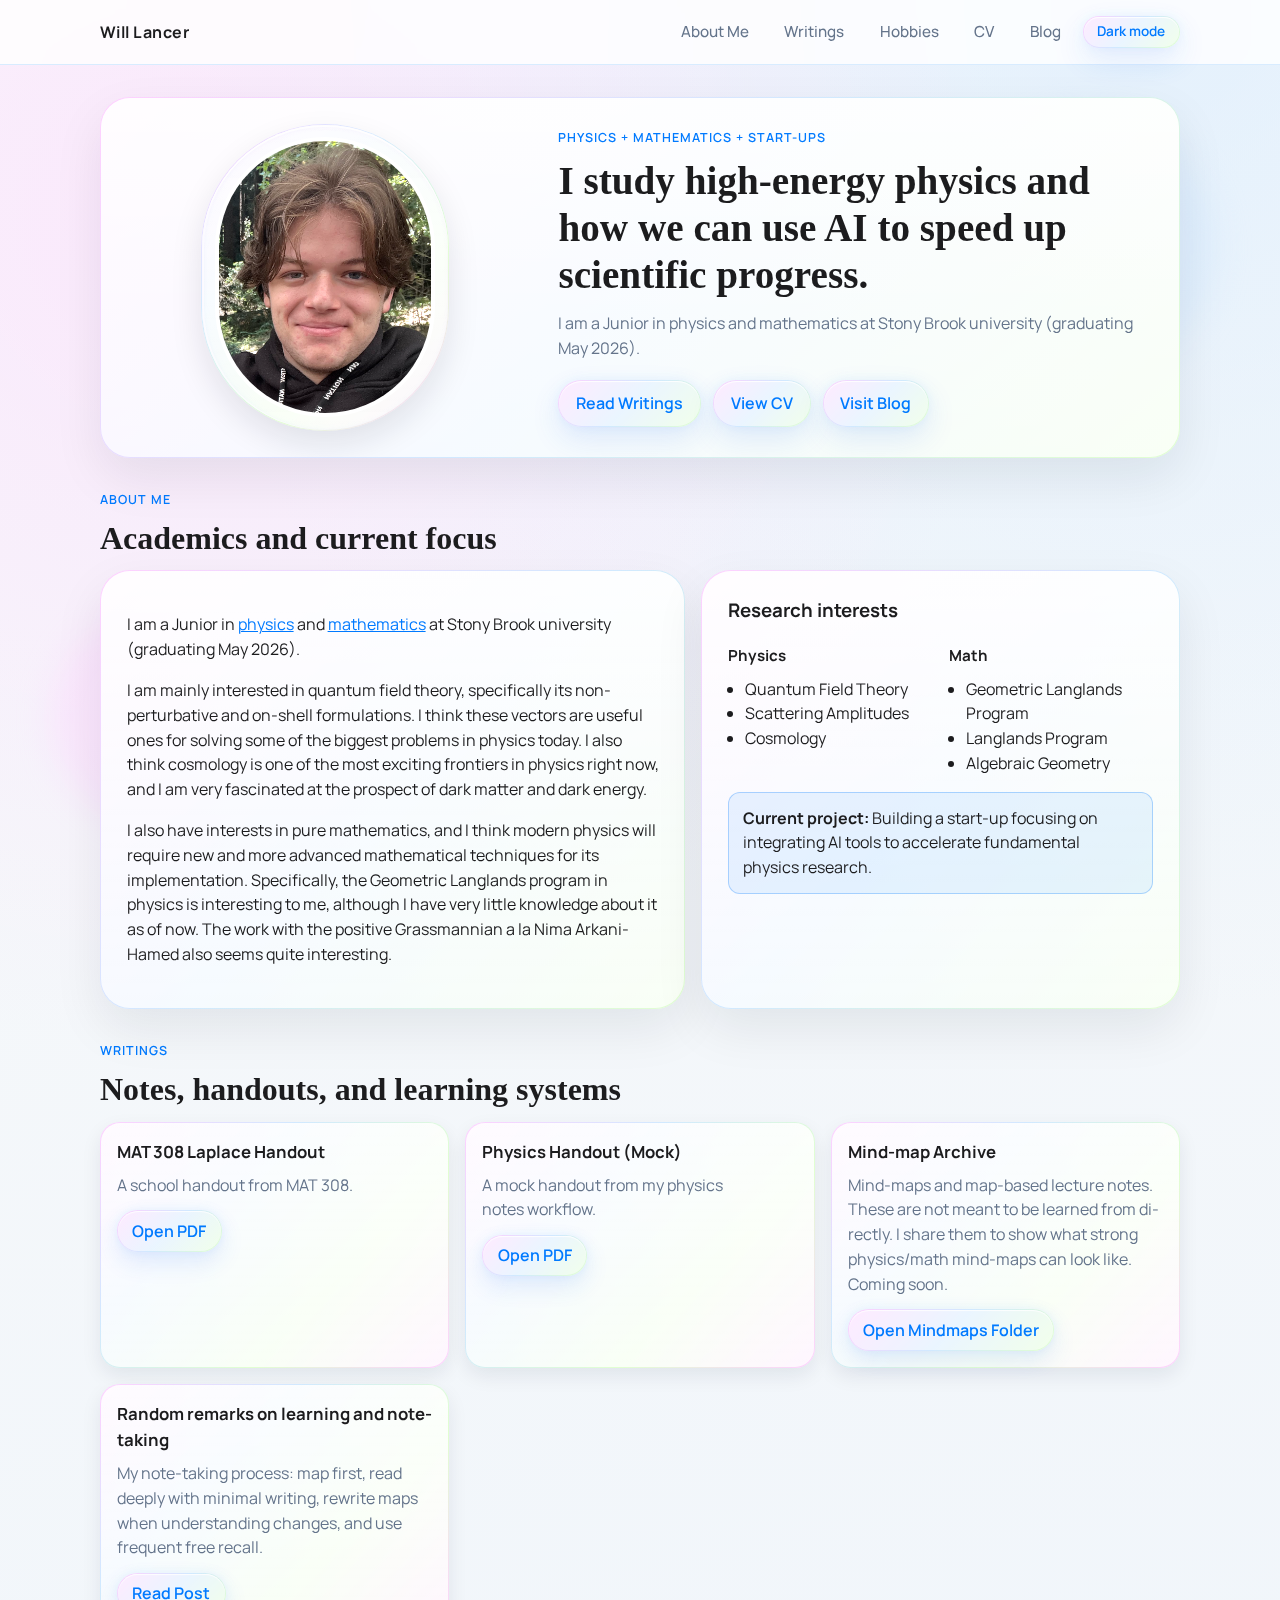
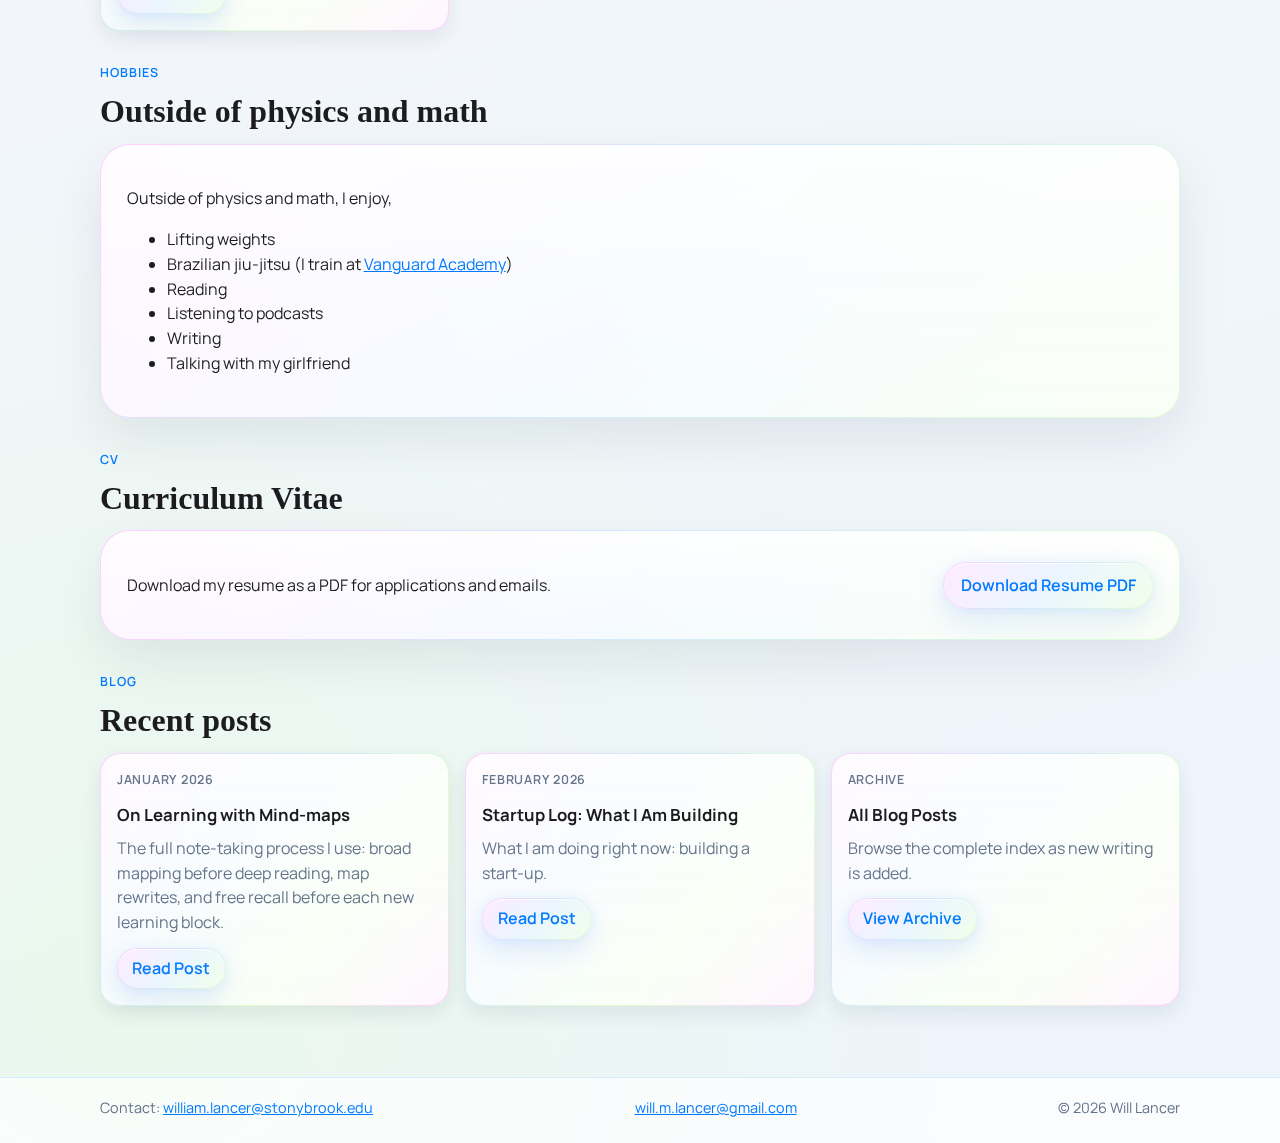
<file: index.html>
<!doctype html>
<html lang="en">
  <head>
    <meta charset="utf-8">
    <meta name="viewport" content="width=device-width, initial-scale=1">
    <title>Will Lancer | Physics, Math, and Writing</title>
    <meta
      name="description"
      content="Will Lancer: physics and mathematics student, writer, and builder."
    >
    <script>
      (() => {
        try {
          const savedTheme = localStorage.getItem("theme");
          const prefersDark = window.matchMedia("(prefers-color-scheme: dark)").matches;
          const theme =
            savedTheme === "light" || savedTheme === "dark"
              ? savedTheme
              : (prefersDark ? "dark" : "light");
          document.documentElement.setAttribute("data-theme", theme);
        } catch {
          document.documentElement.setAttribute("data-theme", "light");
        }
      })();
    </script>
    <link rel="preconnect" href="https://fonts.googleapis.com">
    <link rel="preconnect" href="https://fonts.gstatic.com" crossorigin>
    <link
      href="https://fonts.googleapis.com/css2?family=JetBrains+Mono:wght@300;400;500;600;700&family=Manrope:wght@300;400;500;600;700&display=swap"
      rel="stylesheet"
    >
    <link href="https://fonts.cdnfonts.com/css/latin-modern-roman" rel="stylesheet">
    <link rel="stylesheet" href="styles.css">
  </head>
  <body>
    <div class="bg-orb orb-a" aria-hidden="true"></div>
    <div class="bg-orb orb-b" aria-hidden="true"></div>
    <header class="site-header">
      <div class="container header-row">
        <a class="brand" href="index.html">Will Lancer</a>
        <div class="header-actions">
          <nav class="site-nav" aria-label="Primary">
            <a href="#about">About Me</a>
            <a href="#writings">Writings</a>
            <a href="#hobbies">Hobbies</a>
            <a href="#cv">CV</a>
            <a href="#blog">Blog</a>
          </nav>
          <button class="button theme-toggle" type="button" data-theme-toggle aria-pressed="false">
            Dark mode
          </button>
        </div>
      </div>
    </header>

    <main class="container">
      <section class="hero panel">
        <div class="hero-content">
          <div class="hero-image">
            <div class="hero-photo-pill">
              <img src="will-lancer-photo.png" alt="Will Lancer" class="profile-photo">
            </div>
          </div>
          <div class="hero-text">
            <p class="eyebrow">Physics + Mathematics + Start-Ups</p>
            <h1 class="title-serif">
              I study high-energy physics and how we can use
              AI to speed up scientific progress.
            </h1>
            <p class="lead">
              I am a Junior in physics and mathematics at Stony Brook university (graduating May 2026).
            </p>
            <div class="button-row">
              <a class="button" href="#writings">Read Writings</a>
              <a class="button button-secondary" href="Will_Lancer_Resume.pdf">View CV</a>
              <a class="button button-secondary" href="blog/">Visit Blog</a>
            </div>
          </div>
        </div>
      </section>

      <section id="about" class="section">
        <div class="section-head">
          <p class="eyebrow">About Me</p>
          <h2 class="title-serif">Academics and current focus</h2>
        </div>
        <div class="about-layout">
          <article class="panel">
            <p>
              I am a Junior in
              <a href="https://www.stonybrook.edu/commcms/physics/index.php">physics</a>
              and
              <a href="https://www.math.stonybrook.edu">mathematics</a>
              at Stony Brook university (graduating May 2026).
            </p>
            <p>
              I am mainly interested in quantum field theory, specifically its non-perturbative
              and on-shell formulations. I think these vectors are useful ones for solving
              some of the biggest problems in physics today. I also think cosmology is one
              of the most exciting frontiers in physics right now, and I am very fascinated at the prospect
              of dark matter and dark energy.
            </p>
            <p>
              I also have interests in pure mathematics,
              and I think modern physics will require new and more advanced mathematical
              techniques for its implementation. Specifically, the Geometric Langlands program
              in physics is interesting to me, although I have very little knowledge about it as of now.
              The work with the positive Grassmannian a la Nima Arkani-Hamed also seems quite
              interesting.
            </p>
          </article>

          <aside class="panel">
            <h3>Research interests</h3>
            <div class="interest-grid">
              <section>
                <h4>Physics</h4>
                <ul>
                  <li>Quantum Field Theory</li>
                  <li>Scattering Amplitudes</li>
                  <li>Cosmology</li>
                </ul>
              </section>
              <section>
                <h4>Math</h4>
                <ul>
                  <li>Geometric Langlands Program</li>
                  <li>Langlands Program</li>
                  <li>Algebraic Geometry</li>
                </ul>
              </section>
            </div>
            <p class="status"><strong>Current project:</strong> Building a start-up focusing on
              integrating AI tools to accelerate fundamental physics research.</p>
          </aside>
        </div>
      </section>

      <section id="writings" class="section">
        <div class="section-head">
          <p class="eyebrow">Writings</p>
          <h2 class="title-serif">Notes, handouts, and learning systems</h2>
        </div>
        <div class="card-grid">
          <article class="card">
            <h3>MAT 308 Laplace Handout</h3>
            <p>A school handout from MAT 308.</p>
            <a class="text-link" href="Handouts/School/MAT308_Laplace.pdf">Open PDF</a>
          </article>
          <article class="card">
            <h3>Physics Handout (Mock)</h3>
            <p>A mock handout from my physics notes workflow.</p>
            <a class="text-link" href="Handouts/Physics/Mock.pdf">Open PDF</a>
          </article>
          <article class="card">
            <h3>Mind-map Archive</h3>
            <p>
              Mind-maps and map-based lecture notes. These are not meant to be learned from directly.
              I share them to show what strong physics/math mind-maps can look like. Coming soon.
            </p>
            <a class="text-link" href="Mindmaps/">Open Mindmaps Folder</a>
          </article>
          <article class="card">
            <h3>Random remarks on learning and note-taking</h3>
            <p>
              My note-taking process: map first, read deeply with minimal writing,
              rewrite maps when understanding changes, and use frequent free recall.
            </p>
            <a class="text-link" href="blog/on-learning-with-mindmaps.html">Read Post</a>
          </article>
        </div>
      </section>

      <section id="hobbies" class="section">
        <div class="section-head">
          <p class="eyebrow">Hobbies</p>
          <h2 class="title-serif">Outside of physics and math</h2>
        </div>
        <article class="panel">
          <p>Outside of physics and math, I enjoy,</p>
          <ul>
            <li>Lifting weights</li>
            <li>Brazilian jiu-jitsu (I train at <a href="https://www.vanguardjj.com">Vanguard Academy</a>)</li>
            <li>Reading</li>
            <li>Listening to podcasts</li>
            <li>Writing</li>
            <li>Talking with my girlfriend</li>
          </ul>
        </article>
      </section>

      <section id="cv" class="section">
        <div class="section-head">
          <p class="eyebrow">CV</p>
          <h2 class="title-serif">Curriculum Vitae</h2>
        </div>
        <article class="panel cv-panel">
          <p>
            Download my resume as a PDF for applications and emails.
          </p>
          <a class="button" href="Will_Lancer_Resume.pdf">Download Resume PDF</a>
        </article>
      </section>

      <section id="blog" class="section">
        <div class="section-head">
          <p class="eyebrow">Blog</p>
          <h2 class="title-serif">Recent posts</h2>
        </div>
        <div class="card-grid">
          <article class="card">
            <p class="post-date">January 2026</p>
            <h3>On Learning with Mind-maps</h3>
            <p>
              The full note-taking process I use: broad mapping before deep reading,
              map rewrites, and free recall before each new learning block.
            </p>
            <a class="text-link" href="blog/on-learning-with-mindmaps.html">Read Post</a>
          </article>
          <article class="card">
            <p class="post-date">February 2026</p>
            <h3>Startup Log: What I Am Building</h3>
            <p>What I am doing right now: building a start-up.</p>
            <a class="text-link" href="blog/startup-log-feb-2026.html">Read Post</a>
          </article>
          <article class="card">
            <p class="post-date">Archive</p>
            <h3>All Blog Posts</h3>
            <p>Browse the complete index as new writing is added.</p>
            <a class="text-link" href="blog/">View Archive</a>
          </article>
        </div>
      </section>
    </main>

    <footer class="site-footer">
      <div class="container footer-row">
        <p>Contact: <a href="mailto:william.lancer@stonybrook.edu">william.lancer@stonybrook.edu</a></p>
        <p><a href="mailto:will.m.lancer@gmail.com">will.m.lancer@gmail.com</a></p>
        <p>&copy; <span id="year">2026</span> Will Lancer</p>
      </div>
    </footer>

    <script src="theme.js"></script>
    <script>
      const yearNode = document.getElementById("year");
      if (yearNode) yearNode.textContent = new Date().getFullYear();
    </script>
  </body>
</html>
</file>
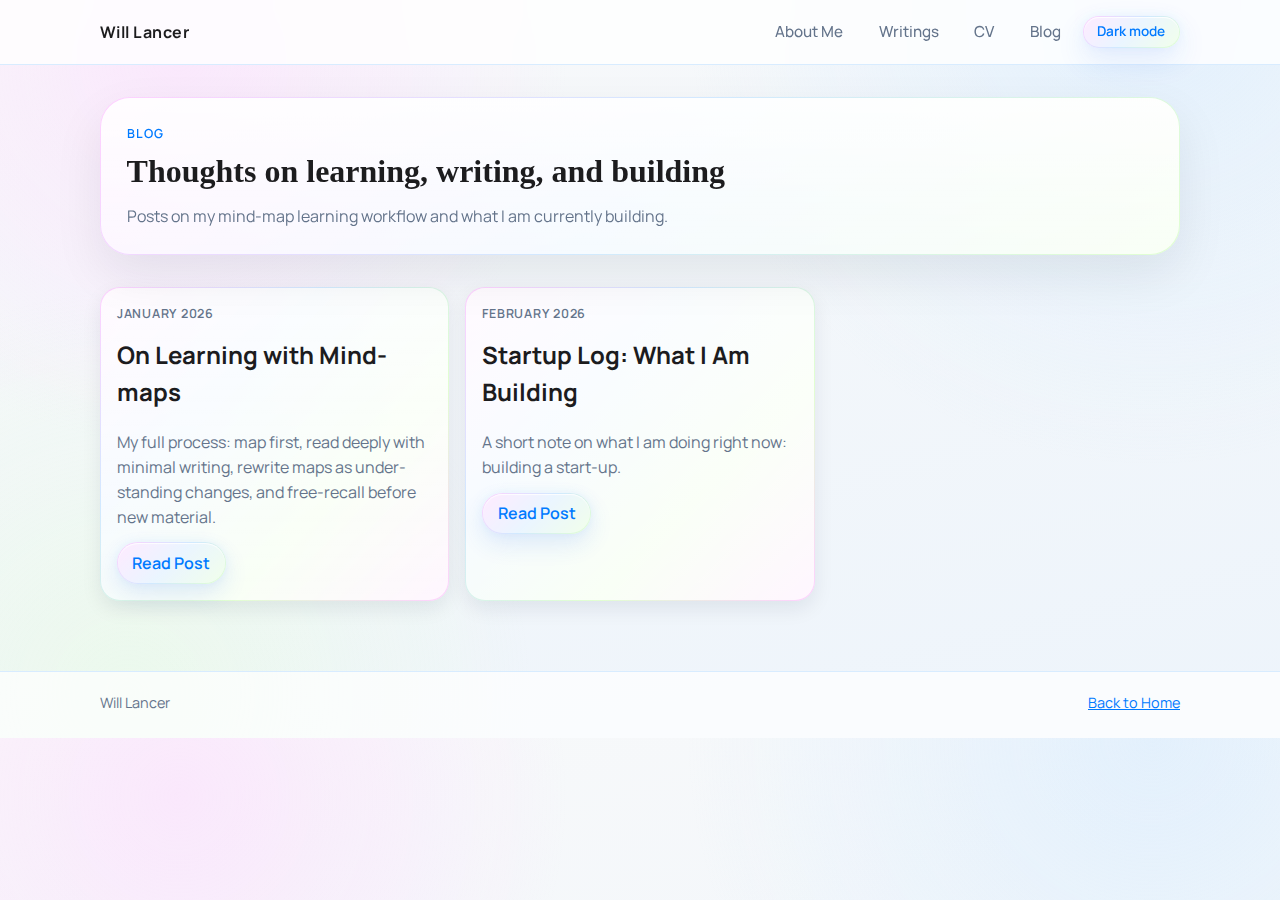
<file: blog/index.html>
<!doctype html>
<html lang="en">
  <head>
    <meta charset="utf-8">
    <meta name="viewport" content="width=device-width, initial-scale=1">
    <title>Blog | Will Lancer</title>
    <meta name="description" content="Blog posts by Will Lancer">
    <script>
      (() => {
        try {
          const savedTheme = localStorage.getItem("theme");
          const prefersDark = window.matchMedia("(prefers-color-scheme: dark)").matches;
          const theme =
            savedTheme === "light" || savedTheme === "dark"
              ? savedTheme
              : (prefersDark ? "dark" : "light");
          document.documentElement.setAttribute("data-theme", theme);
        } catch {
          document.documentElement.setAttribute("data-theme", "light");
        }
      })();
    </script>
    <link rel="preconnect" href="https://fonts.googleapis.com">
    <link rel="preconnect" href="https://fonts.gstatic.com" crossorigin>
    <link
      href="https://fonts.googleapis.com/css2?family=JetBrains+Mono:wght@300;400;500;600;700&family=Manrope:wght@300;400;500;600;700&display=swap"
      rel="stylesheet"
    >
    <link href="https://fonts.cdnfonts.com/css/latin-modern-roman" rel="stylesheet">
    <link rel="stylesheet" href="../styles.css">
  </head>
  <body>
    <header class="site-header">
      <div class="container header-row">
        <a class="brand" href="../index.html">Will Lancer</a>
        <div class="header-actions">
          <nav class="site-nav" aria-label="Primary">
            <a href="../index.html#about">About Me</a>
            <a href="../index.html#writings">Writings</a>
            <a href="../cv.html">CV</a>
            <a href="index.html">Blog</a>
          </nav>
          <button class="button theme-toggle" type="button" data-theme-toggle aria-pressed="false">
            Dark mode
          </button>
        </div>
      </div>
    </header>

    <main class="container page-top">
      <section class="panel">
        <p class="eyebrow">Blog</p>
        <h1 class="title-serif">Thoughts on learning, writing, and building</h1>
        <p class="lead">
          Posts on my mind-map learning workflow and what I am currently building.
        </p>
      </section>

      <section class="section">
        <div class="card-grid">
          <article class="card">
            <p class="post-date">January 2026</p>
            <h2>On Learning with Mind-maps</h2>
            <p>
              My full process: map first, read deeply with minimal writing,
              rewrite maps as understanding changes, and free-recall before new material.
            </p>
            <a class="text-link" href="on-learning-with-mindmaps.html">Read Post</a>
          </article>

          <article class="card">
            <p class="post-date">February 2026</p>
            <h2>Startup Log: What I Am Building</h2>
            <p>A short note on what I am doing right now: building a start-up.</p>
            <a class="text-link" href="startup-log-feb-2026.html">Read Post</a>
          </article>
        </div>
      </section>
    </main>

    <footer class="site-footer">
      <div class="container footer-row">
        <p>Will Lancer</p>
        <p><a href="../index.html">Back to Home</a></p>
      </div>
    </footer>
    <script src="../theme.js"></script>
  </body>
</html>
</file>
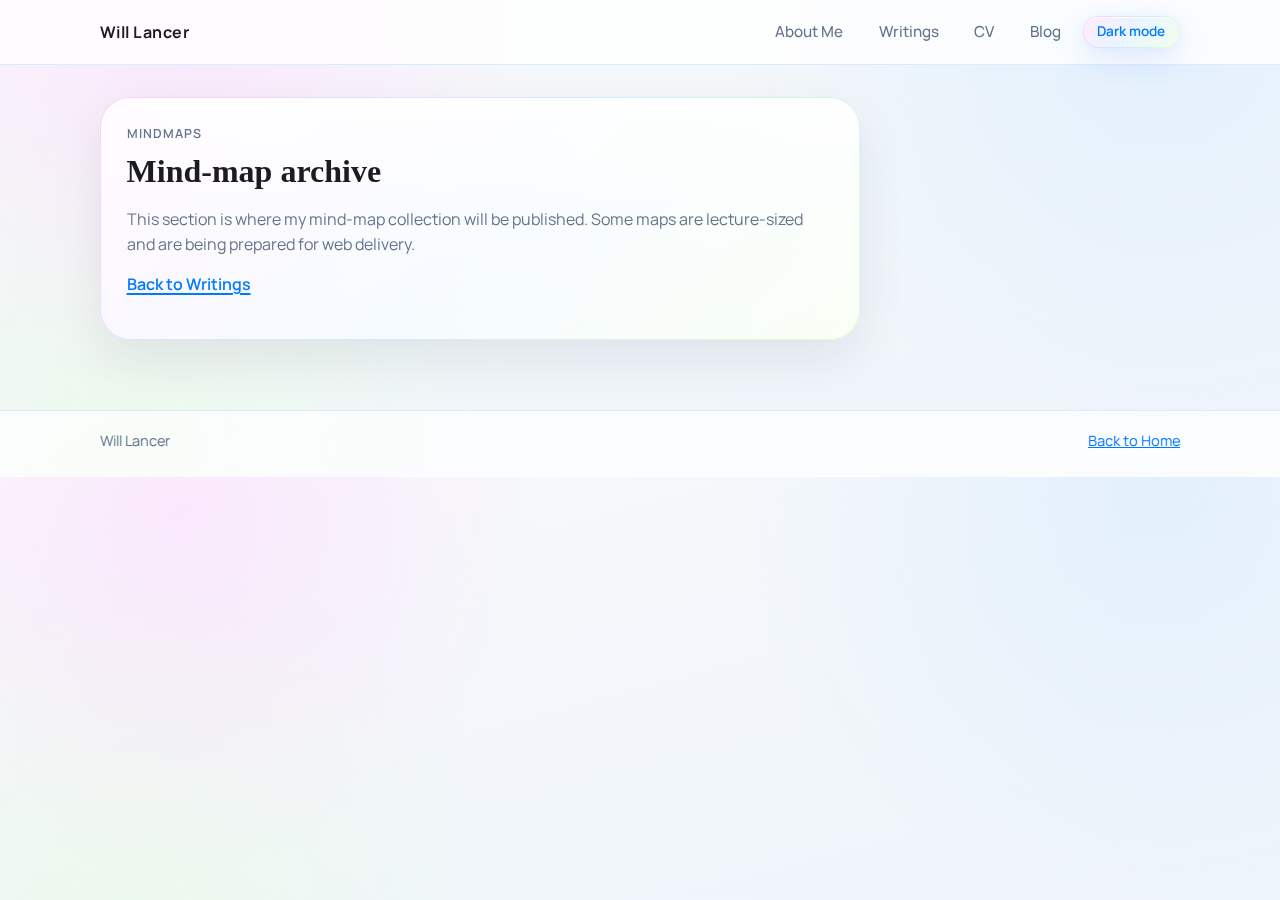
<file: Mindmaps/index.html>
<!doctype html>
<html lang="en">
  <head>
    <meta charset="utf-8">
    <meta name="viewport" content="width=device-width, initial-scale=1">
    <title>Mindmaps | Will Lancer</title>
    <meta name="description" content="Mind-map collection and notes by Will Lancer.">
    <script>
      (() => {
        try {
          const savedTheme = localStorage.getItem("theme");
          const prefersDark = window.matchMedia("(prefers-color-scheme: dark)").matches;
          const theme =
            savedTheme === "light" || savedTheme === "dark"
              ? savedTheme
              : (prefersDark ? "dark" : "light");
          document.documentElement.setAttribute("data-theme", theme);
        } catch {
          document.documentElement.setAttribute("data-theme", "light");
        }
      })();
    </script>
    <link rel="preconnect" href="https://fonts.googleapis.com">
    <link rel="preconnect" href="https://fonts.gstatic.com" crossorigin>
    <link
      href="https://fonts.googleapis.com/css2?family=JetBrains+Mono:wght@300;400;500;600;700&family=Manrope:wght@300;400;500;600;700&display=swap"
      rel="stylesheet"
    >
    <link href="https://fonts.cdnfonts.com/css/latin-modern-roman" rel="stylesheet">
    <link rel="stylesheet" href="../styles.css">
  </head>
  <body>
    <header class="site-header">
      <div class="container header-row">
        <a class="brand" href="../index.html">Will Lancer</a>
        <div class="header-actions">
          <nav class="site-nav" aria-label="Primary">
            <a href="../index.html#about">About Me</a>
            <a href="../index.html#writings">Writings</a>
            <a href="../cv.html">CV</a>
            <a href="../blog/">Blog</a>
          </nav>
          <button class="button theme-toggle" type="button" data-theme-toggle aria-pressed="false">
            Dark mode
          </button>
        </div>
      </div>
    </header>

    <main class="container page-top">
      <section class="panel article">
        <p class="eyebrow">Mindmaps</p>
        <h1 class="title-serif">Mind-map archive</h1>
        <p>
          This section is where my mind-map collection will be published. Some maps are lecture-sized and are being
          prepared for web delivery.
        </p>
        <p>
          <a class="text-link" href="../index.html#writings">Back to Writings</a>
        </p>
      </section>
    </main>

    <footer class="site-footer">
      <div class="container footer-row">
        <p>Will Lancer</p>
        <p><a href="../index.html">Back to Home</a></p>
      </div>
    </footer>
    <script src="../theme.js"></script>
  </body>
</html>
</file>
<file: styles.css>
:root {
  color-scheme: light;
  --color-bg: #f8f9fa;
  --color-text: #1c1c1e;
  --color-primary: #007aff;
  --color-primary-hover: #0064cf;
  --glass-bg: rgba(255, 255, 255, 0.8);
  --glass-inset-bg: rgba(255, 255, 255, 0.7);
  --glass-button-bg: rgba(255, 255, 255, 0.55);
  --glass-button-hover-bg: rgba(255, 255, 255, 0.72);
  --nav-hover-border: rgba(209, 233, 255, 0.9);
  --glass-border-gradient: linear-gradient(135deg, #ffd1ff, #d1e9ff, #e1ffd1);
  --chrome-border: rgba(209, 233, 255, 0.85);
  --orb-a-bg: rgba(209, 233, 255, 0.44);
  --orb-b-bg: rgba(255, 209, 255, 0.34);
  --panel-blur: 15px;
  --panel-shadow: 0 20px 50px rgba(15, 23, 42, 0.08);
  --prism-border-gradient: linear-gradient(135deg, #ffd1ff, #d1e9ff, #e1ffd1, #ffd1ff);
  --prism-border-gradient-strong: linear-gradient(
    135deg,
    rgba(255, 209, 255, 0.95),
    rgba(209, 233, 255, 0.95),
    rgba(225, 255, 209, 0.95),
    rgba(255, 209, 255, 0.95)
  );
  --prism-edge-glow:
    inset 0 2px 0 rgba(255, 255, 255, 0.85),
    inset 0 2px 6px -2px rgba(255, 220, 255, 0.4),
    inset 2px 0 0 rgba(255, 255, 255, 0.65),
    inset 2px 0 6px -2px rgba(209, 233, 255, 0.35),
    inset 0 0 10px -4px rgba(225, 255, 235, 0.2);
  --prism-active-glow:
    0 0 3px rgba(255, 209, 255, 0.6),
    0 0 10px rgba(209, 233, 255, 0.35);
  --glass-highlight: linear-gradient(
    180deg,
    rgba(255, 255, 255, 0.6),
    rgba(255, 255, 255, 0.12) 45%,
    rgba(255, 255, 255, 0) 75%
  );
  --divider-gradient: linear-gradient(
    90deg,
    rgba(255, 209, 255, 0.6),
    rgba(209, 233, 255, 0.35),
    rgba(225, 255, 209, 0.6)
  );
  --resizer-gradient-vertical: linear-gradient(
    180deg,
    rgba(255, 209, 255, 0),
    rgba(209, 233, 255, 0.25) 18%,
    rgba(209, 233, 255, 0.8) 50%,
    rgba(225, 255, 209, 0.25) 82%,
    rgba(255, 209, 255, 0)
  );
  --resizer-gradient-horizontal: linear-gradient(
    90deg,
    rgba(255, 209, 255, 0),
    rgba(209, 233, 255, 0.25) 18%,
    rgba(209, 233, 255, 0.8) 50%,
    rgba(225, 255, 209, 0.25) 82%,
    rgba(255, 209, 255, 0)
  );
  --radius-xl: 30px;
  --radius-lg: 20px;
  --radius-sm: 12px;
  --bg-main: var(--color-bg);
  --bg-panel: var(--glass-bg);
  --bg-panel-strong: rgba(255, 255, 255, 0.9);
  --ink: var(--color-text);
  --ink-muted: #64748b;
  --accent: var(--color-primary);
  --accent-2: var(--color-primary);
  --border: rgba(148, 163, 184, 0.28);
  --shadow: var(--panel-shadow);
  --page-background:
    radial-gradient(circle at 14% 8%, rgba(255, 209, 255, 0.42) 0%, transparent 30%),
    radial-gradient(circle at 90% 0%, rgba(209, 233, 255, 0.5) 0%, transparent 34%),
    radial-gradient(circle at 10% 94%, rgba(225, 255, 209, 0.34) 0%, transparent 30%),
    linear-gradient(165deg, var(--color-bg) 0%, #edf4fb 100%);
}

:root[data-theme="dark"] {
  color-scheme: dark;
  --color-bg: #0a111b;
  --color-text: #e7edf8;
  --color-primary: #7cb6ff;
  --color-primary-hover: #9ec9ff;
  --glass-bg: rgba(14, 22, 35, 0.8);
  --glass-inset-bg: rgba(19, 30, 46, 0.72);
  --glass-button-bg: rgba(20, 31, 48, 0.58);
  --glass-button-hover-bg: rgba(30, 45, 66, 0.74);
  --nav-hover-border: rgba(147, 205, 255, 0.5);
  --chrome-border: rgba(129, 175, 236, 0.36);
  --orb-a-bg: rgba(74, 153, 255, 0.26);
  --orb-b-bg: rgba(255, 135, 223, 0.2);
  --glass-border-gradient: linear-gradient(
    135deg,
    rgba(255, 174, 241, 0.9),
    rgba(147, 205, 255, 0.9),
    rgba(181, 255, 162, 0.9)
  );
  --panel-shadow: 0 24px 60px rgba(2, 6, 23, 0.58);
  --prism-border-gradient: linear-gradient(
    135deg,
    rgba(255, 174, 241, 0.9),
    rgba(147, 205, 255, 0.9),
    rgba(181, 255, 162, 0.9),
    rgba(255, 174, 241, 0.9)
  );
  --prism-border-gradient-strong: linear-gradient(
    135deg,
    rgba(255, 174, 241, 0.95),
    rgba(147, 205, 255, 0.95),
    rgba(181, 255, 162, 0.95),
    rgba(255, 174, 241, 0.95)
  );
  --prism-edge-glow:
    inset 0 1px 0 rgba(255, 255, 255, 0.22),
    inset 0 2px 6px -2px rgba(255, 174, 241, 0.18),
    inset 2px 0 0 rgba(255, 255, 255, 0.16),
    inset 2px 0 6px -2px rgba(147, 205, 255, 0.2),
    inset 0 0 12px -5px rgba(181, 255, 162, 0.15);
  --prism-active-glow:
    0 0 3px rgba(255, 174, 241, 0.35),
    0 0 12px rgba(147, 205, 255, 0.28);
  --glass-highlight: linear-gradient(
    180deg,
    rgba(255, 255, 255, 0.14),
    rgba(255, 255, 255, 0.04) 45%,
    rgba(255, 255, 255, 0) 75%
  );
  --divider-gradient: linear-gradient(
    90deg,
    rgba(255, 174, 241, 0.5),
    rgba(147, 205, 255, 0.3),
    rgba(181, 255, 162, 0.5)
  );
  --bg-main: var(--color-bg);
  --bg-panel: rgba(17, 28, 43, 0.72);
  --bg-panel-strong: rgba(26, 39, 58, 0.85);
  --ink: var(--color-text);
  --ink-muted: #9db0c7;
  --accent: var(--color-primary);
  --accent-2: var(--color-primary);
  --border: rgba(91, 124, 170, 0.42);
  --shadow: var(--panel-shadow);
  --page-background:
    radial-gradient(circle at 12% 10%, rgba(255, 102, 214, 0.14) 0%, transparent 34%),
    radial-gradient(circle at 88% 0%, rgba(57, 156, 255, 0.22) 0%, transparent 36%),
    radial-gradient(circle at 10% 92%, rgba(181, 255, 162, 0.1) 0%, transparent 30%),
    linear-gradient(165deg, #0a111b 0%, #101c2e 100%);
}

*,
*::before,
*::after {
  box-sizing: border-box;
}

html {
  scroll-behavior: smooth;
}

body {
  margin: 0;
  color: var(--ink);
  font-family: "Manrope", sans-serif;
  line-height: 1.55;
  background: var(--page-background);
}

::selection {
  background: rgba(14, 116, 144, 0.2);
}

h1,
h2,
h3,
h4 {
  margin-top: 0;
}

a {
  color: var(--color-primary);
}

a:hover,
a:focus-visible {
  color: var(--color-primary-hover);
}

.bg-orb {
  position: fixed;
  border-radius: 50%;
  filter: blur(16px);
  pointer-events: none;
  z-index: -1;
  animation: drift 14s ease-in-out infinite;
}

.orb-a {
  width: 260px;
  height: 260px;
  top: 13vh;
  right: 5vw;
  background: var(--orb-a-bg);
}

.orb-b {
  width: 220px;
  height: 220px;
  bottom: 8vh;
  left: 4vw;
  background: var(--orb-b-bg);
  animation-delay: -4s;
}

.container {
  width: min(1080px, 92vw);
  margin: 0 auto;
}

.site-header {
  position: sticky;
  top: 0;
  z-index: 30;
  background: var(--glass-bg);
  border-bottom: 1px solid var(--chrome-border);
  backdrop-filter: blur(var(--panel-blur));
}

.header-row {
  display: flex;
  align-items: center;
  justify-content: space-between;
  gap: 1rem;
  padding: 0.8rem 0;
}

.header-actions {
  display: flex;
  align-items: center;
  justify-content: flex-end;
  flex-wrap: wrap;
  gap: 0.5rem;
}

.brand {
  color: var(--ink);
  font-weight: 700;
  text-decoration: none;
  letter-spacing: 0.03em;
}

.site-nav {
  display: flex;
  flex-wrap: wrap;
  align-items: center;
  gap: 0.5rem;
}

.site-nav a {
  text-decoration: none;
  color: var(--ink-muted);
  font-weight: 500;
  font-size: 0.95rem;
  padding: 0.4rem 0.8rem;
  border-radius: 999px;
  border: 1px solid transparent;
  transition: all 170ms ease;
}

.site-nav a:hover,
.site-nav a:focus-visible {
  color: var(--ink);
  border-color: var(--nav-hover-border);
  background: var(--glass-button-bg);
  box-shadow: var(--prism-active-glow);
}

main {
  padding-bottom: 2rem;
}

.panel {
  position: relative;
  border: 1px solid transparent;
  border-radius: var(--radius-xl);
  background:
    linear-gradient(180deg, var(--bg-panel-strong), var(--bg-panel)) padding-box,
    var(--glass-border-gradient) border-box;
  backdrop-filter: blur(var(--panel-blur));
  box-shadow: var(--shadow);
  padding: clamp(1.25rem, 2vw, 2rem);
  overflow: hidden;
}

.panel::before {
  content: "";
  position: absolute;
  inset: 0;
  border-radius: inherit;
  background: var(--glass-highlight);
  pointer-events: none;
}

.panel > * {
  position: relative;
  z-index: 1;
}

.hero {
  margin-top: 2rem;
  animation: rise 480ms ease-out;
}

.hero-content {
  display: grid;
  grid-template-columns: 0.8fr 1.2fr;
  gap: 2.2rem;
  align-items: center;
}

.hero-text {
  display: flex;
  flex-direction: column;
}

.hero-image {
  display: flex;
  justify-content: center;
  align-items: center;
}

.hero-photo-pill {
  display: flex;
  align-items: center;
  justify-content: center;
  padding: 0.8rem;
  border-radius: 999px;
  border: 1px solid transparent;
  background:
    linear-gradient(180deg, rgba(255, 255, 255, 0.9), var(--glass-bg)) padding-box,
    var(--prism-border-gradient-strong) border-box;
  box-shadow: var(--prism-edge-glow), 0 14px 32px rgba(15, 23, 42, 0.1);
}

.profile-photo {
  width: 220px;
  height: 280px;
  border-radius: 999px;
  border: 4px solid rgba(255, 255, 255, 0.9);
  object-fit: cover;
}

.eyebrow {
  margin: 0 0 0.6rem;
  font-weight: 600;
  color: var(--accent-2);
  letter-spacing: 0.08em;
  text-transform: uppercase;
  font-size: 0.78rem;
}

.title-serif {
  font-family: "Latin Modern Roman", "Literata", serif;
  line-height: 1.2;
  margin-bottom: 0.8rem;
}

.hero .title-serif {
  font-size: clamp(1.5rem, 3.2vw, 2.45rem);
}

.lead {
  margin: 0;
  color: var(--ink-muted);
  max-width: 65ch;
}

.button-row {
  display: flex;
  flex-wrap: wrap;
  gap: 0.75rem;
  margin-top: 1.2rem;
}

.button {
  display: inline-flex;
  align-items: center;
  justify-content: center;
  cursor: pointer;
  font-family: inherit;
  text-decoration: none;
  font-weight: 600;
  border: 1px solid transparent;
  border-radius: 999px;
  padding: 0.64rem 1.05rem;
  background:
    linear-gradient(var(--glass-button-bg), var(--glass-button-bg)) padding-box,
    var(--glass-border-gradient) border-box;
  color: var(--color-primary);
  box-shadow:
    0 12px 30px rgba(37, 99, 235, 0.12),
    inset 0 1px 1px rgba(255, 255, 255, 0.9),
    0 0 10px rgba(209, 233, 255, 0.35);
  transition: all 200ms ease;
}

.button:hover,
.button:focus-visible {
  color: var(--color-primary);
  background:
    linear-gradient(var(--glass-button-hover-bg), var(--glass-button-hover-bg)) padding-box,
    var(--glass-border-gradient) border-box;
  transform: translateY(-1px);
  box-shadow:
    0 16px 34px rgba(37, 99, 235, 0.18),
    inset 0 1px 1px rgba(255, 255, 255, 0.95),
    0 0 14px rgba(255, 196, 255, 0.35);
}

:root[data-theme="dark"] .button {
  box-shadow:
    0 12px 30px rgba(2, 6, 23, 0.4),
    inset 0 1px 1px rgba(255, 255, 255, 0.12),
    0 0 10px rgba(0, 229, 255, 0.2);
}

:root[data-theme="dark"] .button:hover,
:root[data-theme="dark"] .button:focus-visible {
  box-shadow:
    0 16px 34px rgba(2, 6, 23, 0.55),
    inset 0 1px 1px rgba(255, 255, 255, 0.16),
    0 0 14px rgba(255, 196, 255, 0.25);
}

.theme-toggle {
  padding: 0.45rem 0.85rem;
  font-size: 0.85rem;
  line-height: 1.1;
}

.section {
  margin-top: 2rem;
}

.section-head {
  margin-bottom: 0.8rem;
}

.section-head .title-serif {
  margin-bottom: 0;
  font-size: clamp(1.4rem, 2.8vw, 2rem);
}

.about-layout {
  display: grid;
  grid-template-columns: 1.1fr 0.9fr;
  gap: 1rem;
}

.interest-grid {
  display: grid;
  grid-template-columns: repeat(2, minmax(0, 1fr));
  gap: 1rem;
}

.interest-grid h4 {
  margin: 0;
  font-size: 0.95rem;
}

.interest-grid ul {
  margin: 0.55rem 0 0;
  padding-left: 1.1rem;
}

.status {
  margin-top: 1rem;
  padding: 0.8rem 0.9rem;
  border-radius: var(--radius-sm);
  border: 1px solid rgba(0, 122, 255, 0.28);
  background: rgba(0, 122, 255, 0.08);
}

.card-grid {
  display: grid;
  grid-template-columns: repeat(3, minmax(0, 1fr));
  gap: 1rem;
}

.card {
  border-radius: var(--radius-lg);
  border: 1px solid transparent;
  background:
    linear-gradient(180deg, var(--bg-panel-strong), var(--bg-panel)) padding-box,
    var(--prism-border-gradient) border-box;
  padding: 1rem;
  box-shadow: 0 8px 20px rgba(15, 29, 52, 0.08);
}

.card h3 {
  margin-bottom: 0.5rem;
  font-size: 1.05rem;
}

.card p {
  margin: 0 0 0.8rem;
  color: var(--ink-muted);
  text-wrap: pretty;
  overflow-wrap: anywhere;
  hyphens: auto;
}

.card li {
  text-wrap: pretty;
  overflow-wrap: anywhere;
  hyphens: auto;
}

.text-link {
  color: var(--accent-2);
  font-weight: 600;
  text-decoration-thickness: 2px;
  text-underline-offset: 0.2em;
}

.text-link:hover,
.text-link:focus-visible {
  color: var(--color-primary-hover);
}

.card .text-link {
  display: inline-flex;
  align-items: center;
  justify-content: center;
  text-decoration: none;
  border: 1px solid transparent;
  border-radius: 999px;
  padding: 0.46rem 0.9rem;
  background:
    linear-gradient(var(--glass-button-bg), var(--glass-button-bg)) padding-box,
    var(--glass-border-gradient) border-box;
  color: var(--color-primary);
  box-shadow:
    0 10px 24px rgba(37, 99, 235, 0.12),
    inset 0 1px 1px rgba(255, 255, 255, 0.85),
    0 0 8px rgba(209, 233, 255, 0.35);
  transition: all 200ms ease;
}

.card .text-link:hover,
.card .text-link:focus-visible {
  color: var(--color-primary);
  background:
    linear-gradient(var(--glass-button-hover-bg), var(--glass-button-hover-bg)) padding-box,
    var(--glass-border-gradient) border-box;
  transform: translateY(-1px);
  box-shadow:
    0 14px 28px rgba(37, 99, 235, 0.18),
    inset 0 1px 1px rgba(255, 255, 255, 0.95),
    0 0 12px rgba(255, 196, 255, 0.35);
}

:root[data-theme="dark"] .card .text-link {
  box-shadow:
    0 10px 24px rgba(2, 6, 23, 0.4),
    inset 0 1px 1px rgba(255, 255, 255, 0.12),
    0 0 8px rgba(0, 229, 255, 0.2);
}

:root[data-theme="dark"] .card .text-link:hover,
:root[data-theme="dark"] .card .text-link:focus-visible {
  box-shadow:
    0 14px 28px rgba(2, 6, 23, 0.55),
    inset 0 1px 1px rgba(255, 255, 255, 0.16),
    0 0 12px rgba(255, 196, 255, 0.25);
}

.cv-panel {
  display: flex;
  align-items: center;
  justify-content: space-between;
  flex-wrap: wrap;
  gap: 1rem;
}

.post-date {
  margin: 0 0 0.35rem;
  color: var(--accent);
  font-size: 0.78rem;
  letter-spacing: 0.06em;
  text-transform: uppercase;
  font-weight: 600;
}

.site-footer {
  margin-top: 2.4rem;
  border-top: 1px solid var(--chrome-border);
  background: var(--glass-inset-bg);
}

.footer-row {
  display: flex;
  align-items: center;
  justify-content: space-between;
  gap: 1rem;
  flex-wrap: wrap;
  padding: 1.2rem 0 1.5rem;
}

.footer-row p {
  margin: 0;
  color: var(--ink-muted);
  font-size: 0.9rem;
}

.page-top {
  margin-top: 2rem;
}

.simple-list {
  margin: 0;
  padding-left: 1.2rem;
}

.simple-list li + li {
  margin-top: 0.35rem;
}

.article-wrap {
  margin-top: 2rem;
}

.article {
  max-width: 760px;
}

.article p,
.article li {
  color: var(--ink-muted);
}

.article h1 {
  margin-bottom: 0.6rem;
}

.article h2 {
  margin-top: 1.3rem;
}

.article .meta {
  margin-bottom: 1.2rem;
}

code,
pre {
  font-family: "JetBrains Mono", ui-monospace, SFMono-Regular, Menlo, Consolas, monospace;
}

@media (max-width: 980px) {
  .about-layout {
    grid-template-columns: 1fr;
  }

  .card-grid {
    grid-template-columns: repeat(2, minmax(0, 1fr));
  }

  .hero-content {
    grid-template-columns: 1fr;
  }

  .hero-image {
    order: -1;
    margin-bottom: 1rem;
  }

  .profile-photo {
    width: 200px;
    height: 250px;
  }
}

@media (max-width: 700px) {
  .header-row {
    align-items: flex-start;
  }

  .header-actions {
    width: 100%;
  }

  .site-nav {
    justify-content: flex-end;
  }

  .card-grid,
  .interest-grid {
    grid-template-columns: 1fr;
  }
}

@keyframes drift {
  0%,
  100% {
    transform: translate(0, 0);
  }
  50% {
    transform: translate(8px, -8px);
  }
}

@keyframes rise {
  from {
    opacity: 0;
    transform: translateY(10px);
  }
  to {
    opacity: 1;
    transform: translateY(0);
  }
}
</file>
